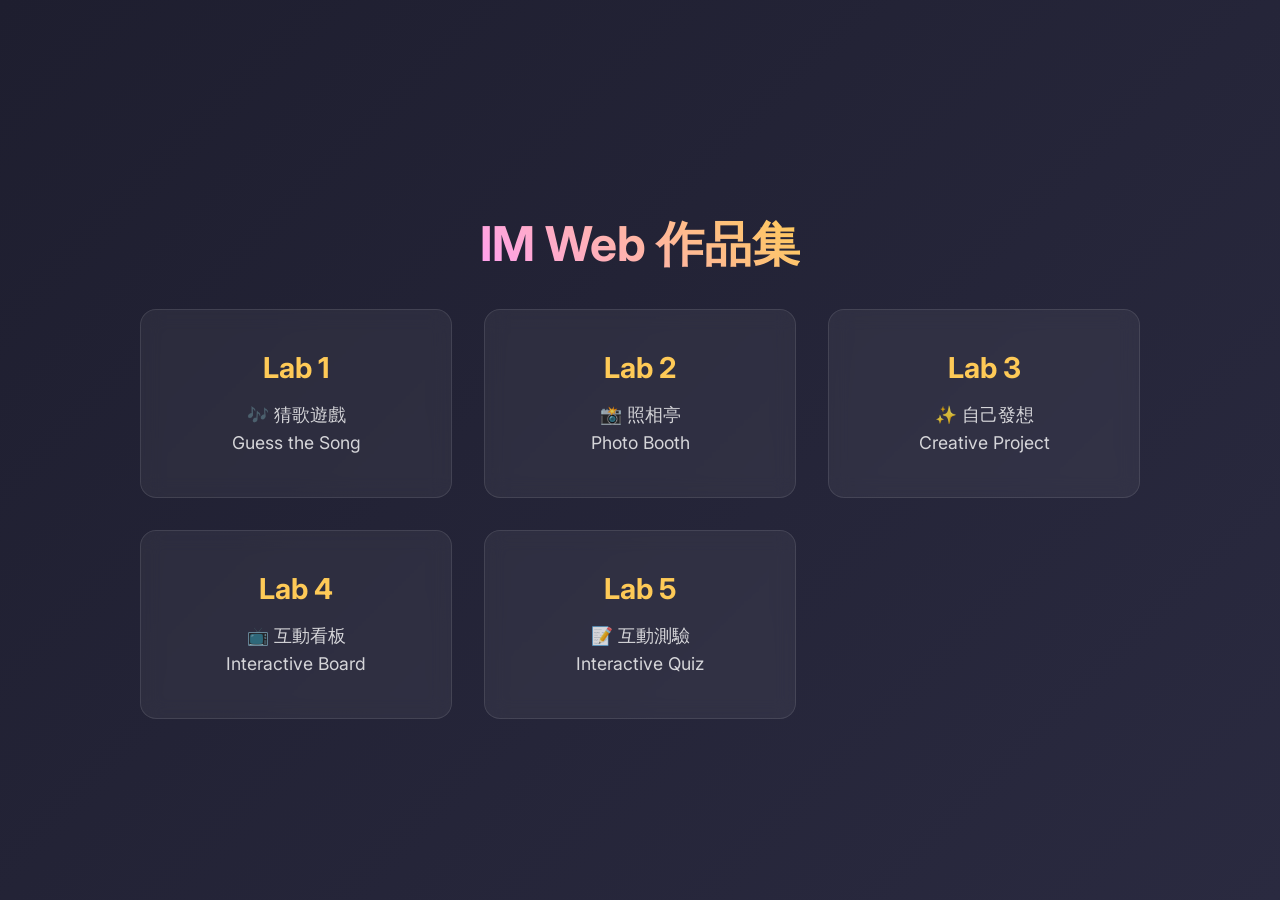
<file: index.html>
<!DOCTYPE html>
<html lang="zh-TW">
<head>
    <meta charset="UTF-8">
    <meta name="viewport" content="width=device-width, initial-scale=1.0">
    <title>IM Web Labs</title>
    <style>
        @import url('https://fonts.googleapis.com/css2?family=Inter:wght@400;600;800&display=swap');
        body {
            margin: 0;
            font-family: 'Inter', sans-serif;
            background: linear-gradient(135deg, #1e1e2f, #2a2a40);
            color: #ffffff;
            min-height: 100vh;
            display: flex;
            flex-direction: column;
            align-items: center;
            justify-content: center;
            padding: 2rem;
            box-sizing: border-box;
        }
        h1 {
            font-size: 3rem;
            margin-bottom: 2rem;
            background: -webkit-linear-gradient(45deg, #ff9ff3, #feca57);
            -webkit-background-clip: text;
            -webkit-text-fill-color: transparent;
        }
        .container {
            display: grid;
            grid-template-columns: repeat(auto-fit, minmax(280px, 1fr));
            gap: 2rem;
            width: 100%;
            max-width: 1000px;
        }
        .card {
            background: rgba(255, 255, 255, 0.05);
            border-radius: 16px;
            padding: 2.5rem 2rem;
            text-align: center;
            text-decoration: none;
            color: inherit;
            border: 1px solid rgba(255, 255, 255, 0.1);
            transition: all 0.3s cubic-bezier(0.25, 0.8, 0.25, 1);
            backdrop-filter: blur(10px);
            display: flex;
            flex-direction: column;
            justify-content: center;
        }
        .card:hover {
            transform: translateY(-10px);
            box-shadow: 0 20px 40px rgba(0,0,0,0.4);
            border-color: rgba(255,255,255,0.3);
            background: rgba(255, 255, 255, 0.1);
        }
        .card h2 {
            margin: 0 0 1rem 0;
            font-size: 1.8rem;
            color: #feca57;
        }
        .card p {
            margin: 0;
            opacity: 0.8;
            line-height: 1.6;
            font-size: 1.1rem;
        }
    </style>
</head>
<body>
    <h1>IM Web 作品集</h1>
    <div class="container">
        <a href="lab1/index.html" class="card">
            <h2>Lab 1</h2>
            <p>🎶 猜歌遊戲<br>Guess the Song</p>
        </a>
        <a href="lab2/index.html" class="card">
            <h2>Lab 2</h2>
            <p>📸 照相亭<br>Photo Booth</p>
        </a>
        <a href="lab3/index.html" class="card">
            <h2>Lab 3</h2>
            <p>✨ 自己發想<br>Creative Project</p>
        </a>
        <a href="lab4/index.html" class="card">
            <h2>Lab 4</h2>
            <p>📺 互動看板<br>Interactive Board</p>
        </a>
        <a href="lab5/index.html" class="card">
            <h2>Lab 5</h2>
            <p>📝 互動測驗<br>Interactive Quiz</p>
        </a>
    </div>
</body>
</html>
</file>
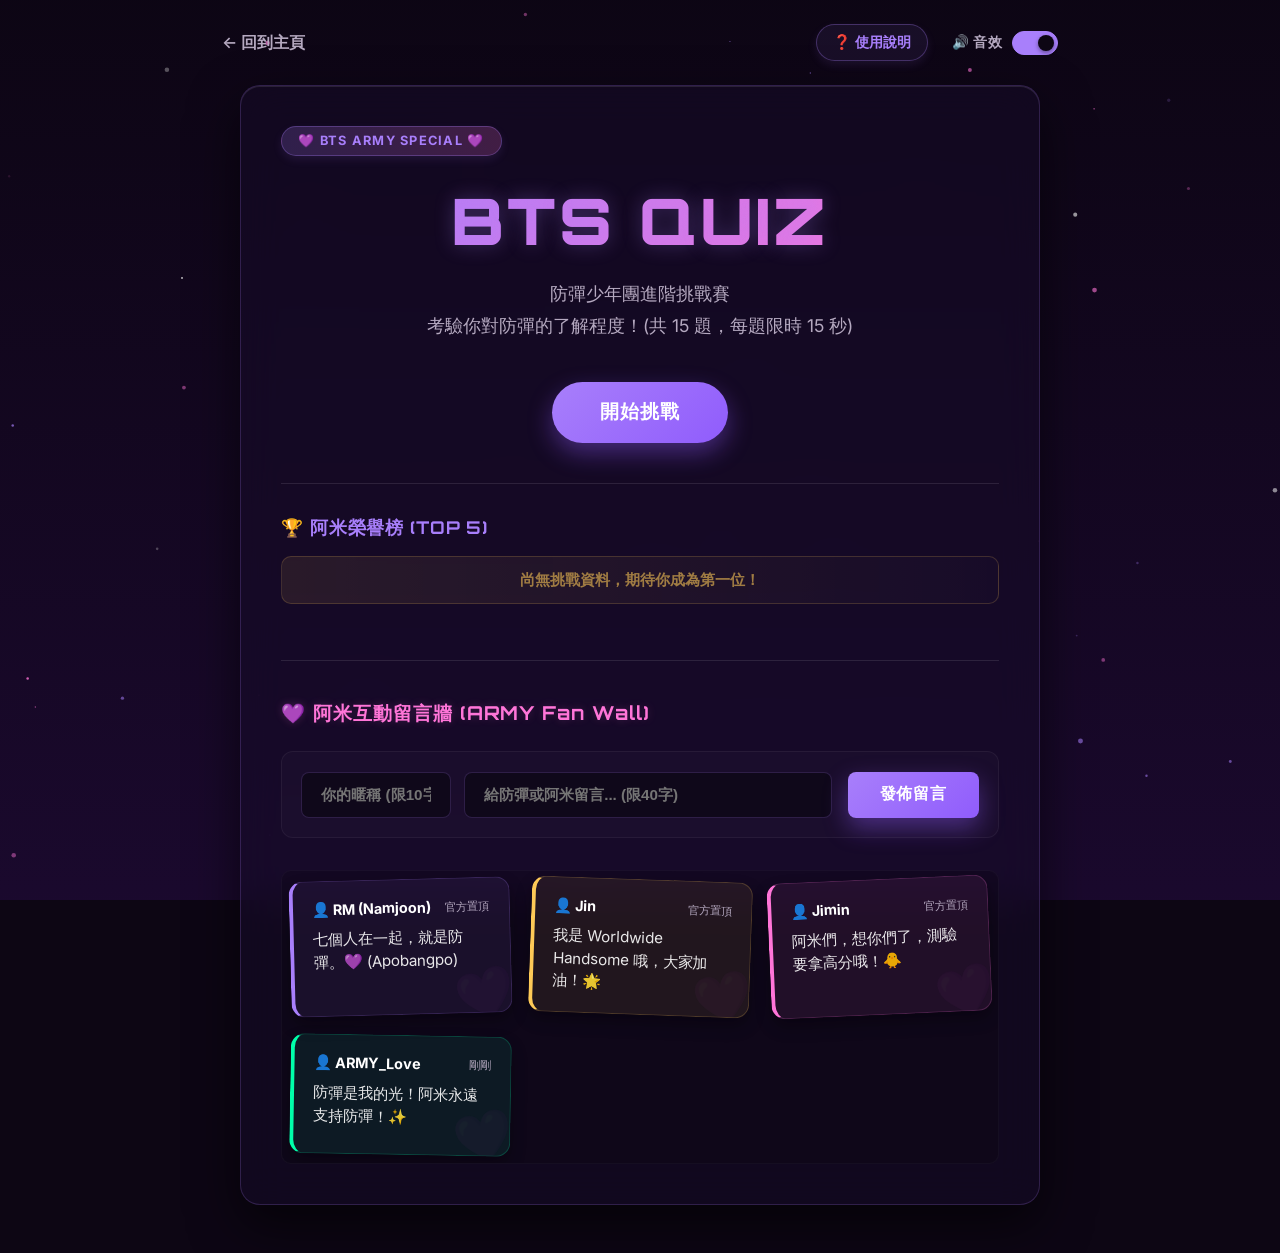
<file: lab5/index.html>
<!DOCTYPE html>
<html lang="zh-TW">
<head>
    <meta charset="UTF-8">
    <meta name="viewport" content="width=device-width, initial-scale=1.0">
    <title>💜 BTS QUIZ - 防彈少年團互動測驗與留言板</title>
    <link rel="stylesheet" href="style.css">
    <link href="https://fonts.googleapis.com/css2?family=Orbitron:wght@400;700;900&family=Inter:wght@400;600;800&display=swap" rel="stylesheet">
</head>
<body>
    <!-- 動態粒子背景 Canvas -->
    <canvas id="particles-canvas"></canvas>
    <!-- 勝利彩帶 Canvas -->
    <canvas id="confetti-canvas"></canvas>

    <!-- 頂部導覽列 -->
    <header class="quiz-header">
        <a href="../index.html" class="back-btn">← 回到主頁</a>
        
        <div class="header-right-controls">
            <!-- 使用說明浮動鈕 -->
            <div class="instructions-wrapper">
                <button id="instructions-btn" class="icon-btn">❓ 使用說明</button>
                <div id="instructions-dropdown" class="instructions-dropdown hidden">
                    <button id="close-instructions-btn" class="close-dropdown-btn" aria-label="關閉使用說明">&times;</button>
                    <h4>💜 網頁使用指南</h4>
                    <p>歡迎光臨防彈與阿米的互動空間！</p>
                    <ul>
                        <li><strong>挑戰測驗</strong>：點擊「開始挑戰」進入 15 題 BTS 知識大問答。</li>
                        <li><strong>限時作答</strong>：每題限時 15 秒，逾時自動判定為答錯並顯示答案。</li>
                        <li><strong>阿米留言板</strong>：首頁下方為留言牆，輸入暱稱與留言內容即可發佈彩色留言貼紙！</li>
                        <li><strong>登錄榮譽榜</strong>：測驗分數達 80 分以上可將暱稱登錄至頂部榮譽榜。</li>
                        <li><strong>音效開關</strong>：點擊「🔊 音效」開關可以開啟/關閉答題的反饋音效。</li>
                    </ul>
                </div>
            </div>

            <!-- 音效開關 -->
            <div class="sound-toggle-wrapper">
                <span class="sound-label">🔊 音效</span>
                <label class="sound-switch">
                    <input type="checkbox" id="sound-toggle" checked>
                    <span class="sound-slider"></span>
                </label>
            </div>
        </div>
    </header>

    <!-- 主容器 -->
    <main class="quiz-container">
        
        <!-- 1. 開始畫面 -->
        <section id="intro-page" class="quiz-card active">
            <span class="theme-tag">💜 BTS ARMY SPECIAL 💜</span>
            <h1 class="purple-glitch" data-text="BTS QUIZ">BTS QUIZ</h1>
            <p class="subtitle">防彈少年團進階挑戰賽<br>考驗你對防彈的了解程度！(共 15 題，每題限時 15 秒)</p>

            <div class="action-row">
                <button id="start-btn" class="btn-quiz-primary">開始挑戰</button>
            </div>

            <!-- 排行榜區塊 -->  
            <div class="leaderboard-section">
                <h3>🏆 阿米榮譽榜 (Top 5)</h3>
                <ol id="leaderboard-list">
                    <!-- 動態載入 -->
                </ol>
            </div>

            <!-- 阿米留言看板區塊 -->
            <div class="message-board-section">
                <h3>💜 阿米互動留言牆 (ARMY Fan Wall)</h3>
                
                <!-- 留言輸入表單 -->
                <form id="message-form" class="message-form">
                    <div class="input-group">
                        <input type="text" id="msg-author" placeholder="你的暱稱 (限10字)" required maxlength="10">
                        <input type="text" id="msg-content" placeholder="給防彈或阿米留言... (限40字)" required maxlength="40">
                    </div>
                    <button type="submit" class="btn-quiz-primary btn-post">發佈留言</button>
                </form>

                <!-- 留言貼紙牆 -->
                <div id="message-wall" class="message-wall">
                    <!-- 動態生成貼紙 -->
                </div>
            </div>
        </section>

        <!-- 2. 測驗畫面 -->
        <section id="quiz-view" class="quiz-card hidden">
            <div class="quiz-header-row">
                <span class="question-progress">第 <span id="current-question-num">1</span> / 15 題</span>
                <span class="running-score-tag">目前積分: <span id="running-score">0</span></span>
            </div>

            <!-- 進度條 -->
            <div class="progress-bar-container">
                <div id="progress-bar-fill"></div>
            </div>

            <!-- 題目區域 -->
            <div class="question-main-box">
                <!-- 圓形計時器 -->
                <div class="timer-container">
                    <svg class="timer-svg" viewBox="0 0 80 80">
                        <circle class="timer-bg" cx="40" cy="40" r="34"></circle>
                        <circle id="timer-fill" class="timer-fill" cx="40" cy="40" r="34"></circle>
                    </svg>
                    <div id="timer-text" class="timer-text">15</div>
                </div>
                <div id="question-text" class="question-text">載入問題中...</div>
            </div>

            <!-- 選項按鈕區 -->
            <div class="options-container">
                <button class="option-btn" data-option="A">
                    <span class="opt-label">A</span>
                    <span class="opt-text">選項 A</span>
                </button>
                <button class="option-btn" data-option="B">
                    <span class="opt-label">B</span>
                    <span class="opt-text">選項 B</span>
                </button>
                <button class="option-btn" data-option="C">
                    <span class="opt-label">C</span>
                    <span class="opt-text">選項 C</span>
                </button>
                <button class="option-btn" data-option="D">
                    <span class="opt-label">D</span>
                    <span class="opt-text">選項 D</span>
                </button>
            </div>
        </section>

        <!-- 3. 結算畫面 -->
        <section id="result-view" class="quiz-card hidden">
            <span class="theme-tag">🎉 挑戰結束</span>
            <h2 class="result-title">測驗結算</h2>

            <div class="score-card">
                <div class="score-label">您的最終得分</div>
                <div class="score-num"><span id="final-score">0</span> <span class="score-max">/ 100</span></div>
                <div id="evaluation-text" class="evaluation-text">測驗結算中...</div>
            </div>

            <!-- 登錄排行表單 -->
            <div id="save-score-section" class="save-score-section hidden">
                <p>恭喜進入前五名！留下你的阿米暱稱吧：</p>
                <form id="save-score-form" class="save-score-form">
                    <input type="text" id="player-name" placeholder="輸入您的暱稱..." required maxlength="10">
                    <button type="submit" class="btn-quiz-primary btn-save">登錄排行</button>
                </form>
            </div>

            <!-- 操作按鈕 -->
            <div class="actions-row">
                <button id="restart-btn" class="btn-quiz-primary">再試一次</button>
                <button id="menu-btn" class="btn-quiz-secondary">返回主畫面</button>
            </div>

            <!-- 錯題檢討區 -->
            <div class="review-section">
                <h3>🔍 錯題與答案檢討</h3>
                <div id="review-list" class="review-list">
                    <!-- 動態載入 -->
                </div>
            </div>
        </section>

    </main>

    <script src="script.js"></script>
</body>
</html>
</file>
<file: lab5/style.css>
/* ---------------------------------------------------------
   Lab 5 - BTS Purple Theme Premium Stylesheet
   --------------------------------------------------------- */

:root {
    --color-bg-dark: #0d0614;
    --color-primary: #a87ffb;
    --color-primary-glow: rgba(168, 127, 251, 0.4);
    --color-secondary: #ff75d8;
    --color-accent-correct: #00ffaa;
    --color-accent-correct-glow: rgba(0, 255, 170, 0.3);
    --color-accent-wrong: #ff477e;
    --color-accent-wrong-glow: rgba(255, 71, 126, 0.3);
    --color-text-bright: #ffffff;
    --color-text-muted: #b5a9c0;
    --font-heading: 'Orbitron', 'Inter', sans-serif;
    --font-body: 'Inter', system-ui, -apple-system, sans-serif;
}

/* 全域基礎設定 */
* {
    box-sizing: border-box;
}

body {
    margin: 0;
    padding: 0;
    font-family: var(--font-body);
    background-color: var(--color-bg-dark);
    color: var(--color-text-bright);
    min-height: 100vh;
    display: flex;
    flex-direction: column;
    overflow-x: hidden;
    position: relative;
}

/* Canvas 粒子背景 */
#particles-canvas {
    position: fixed;
    top: 0;
    left: 0;
    width: 100vw;
    height: 100vh;
    z-index: -2;
    pointer-events: none;
}

/* Canvas 彩帶慶祝 */
#confetti-canvas {
    position: fixed;
    top: 0;
    left: 0;
    width: 100vw;
    height: 100vh;
    z-index: 10;
    pointer-events: none;
}

/* 頂部導覽列 */
.quiz-header {
    width: 100%;
    max-width: 900px;
    margin: 0 auto;
    padding: 1.5rem 2rem;
    display: flex;
    justify-content: space-between;
    align-items: center;
    z-index: 5;
}

.back-btn {
    color: var(--color-text-muted);
    text-decoration: none;
    font-weight: 600;
    font-size: 1rem;
    transition: color 0.3s, transform 0.2s;
    display: flex;
    align-items: center;
    gap: 0.5rem;
}

.back-btn:hover {
    color: var(--color-primary);
    transform: translateX(-3px);
}

/* 右側控制項組合 */
.header-right-controls {
    display: flex;
    align-items: center;
    gap: 1.5rem;
    position: relative;
    z-index: 101;
}

/* 使用說明浮動按鈕 */
.instructions-wrapper {
    position: relative;
}

.icon-btn {
    background: rgba(168, 127, 251, 0.08);
    border: 1px solid rgba(168, 127, 251, 0.3);
    color: var(--color-primary);
    padding: 0.5rem 1rem;
    font-size: 0.9rem;
    font-weight: 700;
    border-radius: 20px;
    cursor: pointer;
    transition: all 0.3s ease;
    box-shadow: 0 4px 10px rgba(168, 127, 251, 0.1);
}

.icon-btn:hover {
    background: var(--color-primary);
    color: var(--color-bg-dark);
    box-shadow: 0 4px 15px var(--color-primary-glow);
}

.icon-btn:active {
    transform: scale(0.95);
}

/* 使用說明下拉框 */
.instructions-dropdown {
    position: absolute;
    top: 45px;
    right: 0;
    width: 320px;
    background: rgba(18, 9, 36, 0.95);
    border: 1px solid rgba(168, 127, 251, 0.3);
    border-radius: 14px;
    padding: 1.2rem;
    box-shadow: 0 10px 30px rgba(0, 0, 0, 0.7),
                0 0 15px rgba(168, 127, 251, 0.1);
    backdrop-filter: blur(15px);
    -webkit-backdrop-filter: blur(15px);
    z-index: 102;
    animation: fadeInDown 0.3s cubic-bezier(0.16, 1, 0.3, 1) forwards;
}

.close-dropdown-btn {
    position: absolute;
    top: 10px;
    right: 12px;
    background: transparent;
    border: none;
    color: var(--color-text-muted);
    font-size: 1.25rem;
    font-weight: bold;
    cursor: pointer;
    line-height: 1;
    padding: 4px;
    transition: color 0.2s, transform 0.2s;
}

.close-dropdown-btn:hover {
    color: var(--color-accent-wrong);
    transform: scale(1.1);
}

@keyframes fadeInDown {
    from {
        opacity: 0;
        transform: translateY(-10px);
    }
    to {
        opacity: 1;
        transform: translateY(0);
    }
}

.instructions-dropdown h4 {
    margin: 0 0 0.6rem 0;
    font-size: 1.05rem;
    color: var(--color-secondary);
    font-family: var(--font-heading);
    border-bottom: 1px solid rgba(255, 255, 255, 0.1);
    padding-bottom: 0.4rem;
}

.instructions-dropdown p {
    margin: 0 0 0.8rem 0;
    font-size: 0.85rem;
    color: var(--color-text-muted);
    line-height: 1.4;
}

.instructions-dropdown ul {
    margin: 0;
    padding-left: 1.2rem;
    font-size: 0.8rem;
    color: var(--color-text-bright);
}

.instructions-dropdown li {
    margin-bottom: 0.6rem;
    line-height: 1.5;
}

.instructions-dropdown li strong {
    color: var(--color-primary);
}

/* 音效開關 */
.sound-toggle-wrapper {
    display: flex;
    align-items: center;
    gap: 0.6rem;
}

.sound-label {
    font-size: 0.85rem;
    font-weight: 600;
    color: var(--color-text-muted);
    letter-spacing: 0.05em;
}

.sound-switch {
    position: relative;
    display: inline-block;
    width: 46px;
    height: 24px;
}

.sound-switch input {
    opacity: 0;
    width: 0;
    height: 0;
}

.sound-slider {
    position: absolute;
    cursor: pointer;
    top: 0;
    left: 0;
    right: 0;
    bottom: 0;
    background-color: rgba(255, 255, 255, 0.1);
    border: 1px solid rgba(255, 255, 255, 0.15);
    border-radius: 34px;
    transition: 0.3s cubic-bezier(0.4, 0, 0.2, 1);
}

.sound-slider:before {
    position: absolute;
    content: "";
    height: 16px;
    width: 16px;
    left: 3px;
    bottom: 3px;
    background-color: var(--color-text-bright);
    border-radius: 50%;
    transition: 0.3s cubic-bezier(0.4, 0, 0.2, 1);
    box-shadow: 0 2px 4px rgba(0, 0, 0, 0.4);
}

.sound-switch input:checked + .sound-slider {
    background-color: var(--color-primary);
    border-color: var(--color-primary);
}

.sound-switch input:checked + .sound-slider:before {
    transform: translateX(22px);
    background-color: var(--color-bg-dark);
}

/* 主容器 */
.quiz-container {
    flex: 1;
    display: flex;
    justify-content: center;
    align-items: center;
    padding: 0 1.5rem 3rem 1.5rem;
    z-index: 2;
}

/* 玻璃擬態卡片 */
.quiz-card {
    background: rgba(22, 11, 41, 0.55);
    border: 1px solid rgba(168, 127, 251, 0.2);
    backdrop-filter: blur(20px);
    -webkit-backdrop-filter: blur(20px);
    border-radius: 20px;
    padding: 2.5rem;
    width: 100%;
    max-width: 800px;
    box-shadow: 0 20px 50px rgba(0, 0, 0, 0.6),
                inset 0 1px 0 rgba(255, 255, 255, 0.1);
    position: relative;
    transform-style: preserve-3d;
    perspective: 1000px;
    transition: transform 0.5s ease;
}

.quiz-card.hidden,
.hidden {
    display: none !important;
}

.quiz-card.active {
    display: block;
    animation: fadeInUp 0.6s cubic-bezier(0.16, 1, 0.3, 1) forwards;
}

@keyframes fadeInUp {
    from {
        opacity: 0;
        transform: translateY(30px) scale(0.98);
    }
    to {
        opacity: 1;
        transform: translateY(0) scale(1);
    }
}

/* 標籤小標 */
.theme-tag {
    display: inline-block;
    background: linear-gradient(90deg, rgba(168, 127, 251, 0.2), rgba(255, 117, 216, 0.2));
    border: 1px solid rgba(168, 127, 251, 0.3);
    color: var(--color-primary);
    font-size: 0.8rem;
    font-weight: 700;
    padding: 0.4rem 1rem;
    border-radius: 50px;
    margin-bottom: 1.5rem;
    text-transform: uppercase;
    letter-spacing: 0.1em;
    box-shadow: 0 4px 10px rgba(168, 127, 251, 0.1);
}

/* 標題與副標 */
.purple-glitch {
    font-family: var(--font-heading);
    font-size: 4rem;
    font-weight: 900;
    margin: 0 0 1rem 0;
    text-align: center;
    background: linear-gradient(135deg, var(--color-primary), var(--color-secondary));
    -webkit-background-clip: text;
    -webkit-text-fill-color: transparent;
    position: relative;
    letter-spacing: 0.05em;
    text-shadow: 0 0 20px rgba(168, 127, 251, 0.3);
}

.subtitle {
    font-size: 1.1rem;
    color: var(--color-text-muted);
    text-align: center;
    line-height: 1.8;
    margin-bottom: 2.5rem;
}

/* 按鈕樣式 */
.action-row {
    display: flex;
    justify-content: center;
    margin-bottom: 2.5rem;
}

.btn-quiz-primary {
    background: linear-gradient(135deg, var(--color-primary), #905cfc);
    color: var(--color-text-bright);
    border: none;
    padding: 1.1rem 3rem;
    font-size: 1.2rem;
    font-weight: 800;
    border-radius: 50px;
    cursor: pointer;
    box-shadow: 0 10px 25px rgba(144, 92, 252, 0.4),
                0 0 0 0px rgba(168, 127, 251, 0.4);
    transition: all 0.3s cubic-bezier(0.175, 0.885, 0.32, 1.275);
    letter-spacing: 0.05em;
}

.btn-quiz-primary:hover {
    transform: translateY(-4px);
    box-shadow: 0 15px 30px rgba(144, 92, 252, 0.5),
                0 0 20px var(--color-primary-glow);
}

.btn-quiz-primary:active {
    transform: translateY(-1px);
    box-shadow: 0 8px 15px rgba(144, 92, 252, 0.4);
}

.btn-quiz-secondary {
    background: transparent;
    color: var(--color-primary);
    border: 2px solid var(--color-primary);
    padding: 1rem 2.5rem;
    font-size: 1.1rem;
    font-weight: 700;
    border-radius: 50px;
    cursor: pointer;
    transition: all 0.3s cubic-bezier(0.175, 0.885, 0.32, 1.275);
}

.btn-quiz-secondary:hover {
    background: rgba(168, 127, 251, 0.1);
    color: var(--color-text-bright);
    transform: translateY(-2px);
    box-shadow: 0 5px 15px rgba(168, 127, 251, 0.2);
}

/* 排行榜區塊 */
.leaderboard-section {
    border-top: 1px solid rgba(255, 255, 255, 0.1);
    padding-top: 2rem;
}

.leaderboard-section h3 {
    font-family: var(--font-heading);
    font-size: 1.1rem;
    margin: 0 0 1rem 0;
    color: var(--color-primary);
    text-transform: uppercase;
    letter-spacing: 0.05em;
}

.leaderboard-section ol {
    margin: 0;
    padding: 0;
    list-style: none;
}

.leaderboard-section li {
    display: flex;
    justify-content: space-between;
    padding: 0.8rem 1.2rem;
    background: rgba(255, 255, 255, 0.03);
    border-radius: 10px;
    margin-bottom: 0.5rem;
    border: 1px solid rgba(255, 255, 255, 0.05);
    font-size: 0.95rem;
    font-weight: 600;
}

.leaderboard-section li:first-child {
    background: linear-gradient(90deg, rgba(254, 202, 87, 0.15), rgba(255, 255, 255, 0.02));
    border-color: rgba(254, 202, 87, 0.3);
    color: #feca57;
}

.leaderboard-section li:nth-child(2) {
    background: linear-gradient(90deg, rgba(224, 224, 224, 0.12), rgba(255, 255, 255, 0.02));
    border-color: rgba(224, 224, 224, 0.25);
    color: #e0e0e0;
}

.leaderboard-section li:nth-child(3) {
    background: linear-gradient(90deg, rgba(244, 164, 96, 0.1), rgba(255, 255, 255, 0.02));
    border-color: rgba(244, 164, 96, 0.2);
    color: #f4a460;
}

/* 2. 測驗畫面內容 */
.quiz-header-row {
    display: flex;
    justify-content: space-between;
    align-items: center;
    font-weight: 700;
    font-size: 1rem;
    margin-bottom: 0.8rem;
}

.question-progress {
    color: var(--color-primary);
}

.running-score-tag {
    background: rgba(255, 255, 255, 0.07);
    padding: 0.3rem 0.8rem;
    border-radius: 50px;
    border: 1px solid rgba(255, 255, 255, 0.08);
}

/* 進度條 */
.progress-bar-container {
    width: 100%;
    height: 8px;
    background: rgba(255, 255, 255, 0.08);
    border-radius: 10px;
    overflow: hidden;
    margin-bottom: 2.5rem;
}

#progress-bar-fill {
    height: 100%;
    width: 0%;
    background: linear-gradient(90deg, var(--color-primary), var(--color-secondary));
    border-radius: 10px;
    transition: width 0.4s ease;
    box-shadow: 0 0 10px var(--color-primary);
}

/* 題目與圓形計時器區域 */
.question-main-box {
    display: flex;
    align-items: center;
    gap: 2rem;
    margin-bottom: 2.5rem;
    background: rgba(255, 255, 255, 0.03);
    padding: 2rem;
    border-radius: 15px;
    border: 1px solid rgba(255, 255, 255, 0.05);
}

/* 計時器容器 */
.timer-container {
    position: relative;
    width: 80px;
    height: 80px;
    flex-shrink: 0;
}

.timer-svg {
    width: 80px;
    height: 80px;
    transform: rotate(-90deg);
}

.timer-bg {
    fill: none;
    stroke: rgba(255, 255, 255, 0.08);
    stroke-width: 6;
}

.timer-fill {
    fill: none;
    stroke: var(--color-primary);
    stroke-width: 6;
    stroke-linecap: round;
    stroke-dasharray: 213.62; /* 2 * PI * 34 */
    stroke-dashoffset: 0;
    transition: stroke-dashoffset 1s linear, stroke 0.3s ease;
}

.timer-fill.warning {
    stroke: var(--color-accent-wrong);
    filter: drop-shadow(0 0 5px var(--color-accent-wrong));
}

.timer-text {
    position: absolute;
    top: 50%;
    left: 50%;
    transform: translate(-50%, -50%);
    font-family: var(--font-heading);
    font-size: 1.4rem;
    font-weight: 700;
    color: var(--color-text-bright);
}

.question-text {
    font-size: 1.3rem;
    font-weight: 700;
    line-height: 1.6;
    color: var(--color-text-bright);
}

/* 選項按鈕區 */
.options-container {
    display: grid;
    grid-template-columns: 1fr 1fr;
    gap: 1.2rem;
}

.option-btn {
    background: rgba(255, 255, 255, 0.05);
    border: 1px solid rgba(255, 255, 255, 0.1);
    border-radius: 12px;
    padding: 1.2rem 1.5rem;
    text-align: left;
    cursor: pointer;
    transition: all 0.25s cubic-bezier(0.2, 1, 0.3, 1);
    display: flex;
    align-items: center;
    gap: 1rem;
    color: var(--color-text-bright);
}

.option-btn:hover:not(:disabled) {
    background: rgba(168, 127, 251, 0.12);
    border-color: var(--color-primary);
    transform: translateY(-2px);
    box-shadow: 0 5px 15px rgba(168, 127, 251, 0.15);
}

.option-btn:active:not(:disabled) {
    transform: translateY(0);
}

.option-btn:disabled {
    cursor: not-allowed;
}

.opt-label {
    font-family: var(--font-heading);
    font-size: 1.2rem;
    font-weight: 800;
    color: var(--color-primary);
    background: rgba(168, 127, 251, 0.15);
    width: 32px;
    height: 32px;
    display: flex;
    justify-content: center;
    align-items: center;
    border-radius: 8px;
    flex-shrink: 0;
    transition: all 0.25s ease;
}

.option-btn:hover:not(:disabled) .opt-label {
    background: var(--color-primary);
    color: var(--color-bg-dark);
}

.opt-text {
    font-size: 1.05rem;
    font-weight: 600;
    line-height: 1.4;
}

/* 答對答錯狀態樣式 */
.option-btn.correct {
    background: rgba(0, 255, 170, 0.1) !important;
    border-color: var(--color-accent-correct) !important;
    box-shadow: 0 0 15px var(--color-accent-correct-glow) !important;
}

.option-btn.correct .opt-label {
    background: var(--color-accent-correct) !important;
    color: var(--color-bg-dark) !important;
}

.option-btn.wrong {
    background: rgba(ff, 71, 126, 0.1) !important;
    border-color: var(--color-accent-wrong) !important;
    box-shadow: 0 0 15px var(--color-accent-wrong-glow) !important;
}

.option-btn.wrong .opt-label {
    background: var(--color-accent-wrong) !important;
    color: var(--color-text-bright) !important;
}

/* 3. 結算畫面內容 */
.result-title {
    font-family: var(--font-heading);
    font-size: 2.2rem;
    font-weight: 800;
    text-align: center;
    margin: 0 0 2rem 0;
    color: var(--color-text-bright);
}

.score-card {
    text-align: center;
    background: rgba(255, 255, 255, 0.03);
    border: 1px solid rgba(255, 255, 255, 0.05);
    border-radius: 15px;
    padding: 2rem;
    margin-bottom: 2rem;
}

.score-label {
    font-size: 1rem;
    color: var(--color-text-muted);
    font-weight: 700;
    letter-spacing: 0.05em;
    margin-bottom: 0.5rem;
}

.score-num {
    font-family: var(--font-heading);
    font-size: 4rem;
    font-weight: 900;
    color: var(--color-secondary);
    text-shadow: 0 0 25px rgba(255, 117, 216, 0.4);
    margin-bottom: 0.8rem;
}

.score-max {
    font-size: 1.5rem;
    font-weight: 700;
    color: var(--color-text-muted);
}

.evaluation-text {
    font-size: 1.15rem;
    font-weight: 700;
    color: var(--color-primary);
}

/* 登錄排行區塊 */
.save-score-section {
    background: rgba(168, 127, 251, 0.06);
    border: 1px solid rgba(168, 127, 251, 0.2);
    border-radius: 12px;
    padding: 1.5rem;
    margin-bottom: 2.5rem;
    text-align: center;
}

.save-score-section p {
    margin: 0 0 1rem 0;
    font-weight: 700;
    font-size: 1rem;
    color: var(--color-text-bright);
}

.save-score-form {
    display: flex;
    gap: 0.8rem;
    justify-content: center;
}

.save-score-form input {
    background: rgba(0, 0, 0, 0.3);
    border: 1px solid rgba(168, 127, 251, 0.3);
    border-radius: 50px;
    padding: 0.8rem 1.5rem;
    color: var(--color-text-bright);
    font-size: 1rem;
    font-weight: 600;
    outline: none;
    width: 100%;
    max-width: 280px;
    transition: all 0.3s ease;
}

.save-score-form input:focus {
    border-color: var(--color-primary);
    box-shadow: 0 0 10px rgba(168, 127, 251, 0.2);
}

.save-score-form .btn-save {
    padding: 0.8rem 1.8rem;
    font-size: 1rem;
}

/* 結算頁面操作按鈕 */
.actions-row {
    display: flex;
    justify-content: center;
    gap: 1.5rem;
    margin-bottom: 3rem;
}

/* 錯題檢討區 */
.review-section {
    border-top: 1px solid rgba(255, 255, 255, 0.1);
    padding-top: 2rem;
}

.review-section h3 {
    font-family: var(--font-heading);
    font-size: 1.1rem;
    color: var(--color-primary);
    margin: 0 0 1.2rem 0;
    letter-spacing: 0.05em;
}

.review-list {
    max-height: 320px;
    overflow-y: auto;
    padding-right: 0.5rem;
}

/* 自訂捲軸樣式 */
.review-list::-webkit-scrollbar {
    width: 6px;
}

.review-list::-webkit-scrollbar-track {
    background: rgba(255, 255, 255, 0.02);
    border-radius: 10px;
}

.review-list::-webkit-scrollbar-thumb {
    background: rgba(168, 127, 251, 0.25);
    border-radius: 10px;
}

.review-list::-webkit-scrollbar-thumb:hover {
    background: rgba(168, 127, 251, 0.45);
}

.review-item {
    background: rgba(255, 255, 255, 0.02);
    border: 1px solid rgba(255, 255, 255, 0.05);
    border-radius: 12px;
    padding: 1.2rem;
    margin-bottom: 0.8rem;
}

.review-item.is-correct {
    border-left: 4px solid var(--color-accent-correct);
}

.review-item.is-incorrect {
    border-left: 4px solid var(--color-accent-wrong);
}

.review-q {
    font-weight: 700;
    font-size: 1rem;
    line-height: 1.5;
    margin-bottom: 0.6rem;
}

.review-answers {
    display: flex;
    gap: 1rem;
    font-size: 0.9rem;
    font-weight: 600;
}

.review-user-ans {
    color: var(--color-text-muted);
}

.review-user-ans span.wrong-text {
    color: var(--color-accent-wrong);
    font-weight: 700;
}

.review-user-ans span.correct-text {
    color: var(--color-accent-correct);
    font-weight: 700;
}

.review-correct-ans {
    color: var(--color-accent-correct);
}

/* 響應式佈局 (Mobile) */
@media (max-width: 650px) {
    .quiz-header {
        padding: 1rem 1.2rem;
    }
    
    .quiz-card {
        padding: 1.5rem;
    }
    
    .purple-glitch {
        font-size: 2.8rem;
    }
    
    .subtitle {
        font-size: 0.95rem;
        margin-bottom: 1.8rem;
    }
    
    .question-main-box {
        flex-direction: column;
        align-items: center;
        gap: 1.2rem;
        padding: 1.2rem;
        text-align: center;
    }
    
    .question-text {
        font-size: 1.15rem;
    }
    
    .options-container {
        grid-template-columns: 1fr;
        gap: 0.8rem;
    }
    
    .option-btn {
        padding: 1rem;
    }
    
    .opt-text {
        font-size: 0.95rem;
    }
    
    .actions-row {
        flex-direction: column;
        gap: 0.8rem;
    }
    
    .btn-quiz-primary, .btn-quiz-secondary {
        width: 100%;
        padding: 0.9rem 1.5rem;
        font-size: 1.05rem;
    }
    
    .save-score-form {
        flex-direction: column;
        align-items: center;
        gap: 0.8rem;
    }
    
    .save-score-form input {
        max-width: 100%;
    }
    
    .header-right-controls {
        gap: 0.8rem;
    }
    
    .instructions-dropdown {
        right: -50px;
        width: 280px;
    }
    
    .message-form .input-group {
        flex-direction: column;
    }
    
    #msg-author {
        width: 100%;
    }
}

/* =========================================================
   留言板樣式
   ========================================================= */
.message-board-section {
    border-top: 1px solid rgba(255, 255, 255, 0.1);
    padding-top: 2.5rem;
    margin-top: 3.5rem;
    text-align: left;
}

.message-board-section h3 {
    font-family: var(--font-heading);
    font-size: 1.2rem;
    color: var(--color-secondary);
    margin: 0 0 1.5rem 0;
    letter-spacing: 0.05em;
    text-shadow: 0 0 10px rgba(255, 117, 216, 0.2);
}

.message-form {
    display: flex;
    flex-wrap: wrap;
    gap: 1rem;
    margin-bottom: 2rem;
    background: rgba(255, 255, 255, 0.02);
    border: 1px solid rgba(255, 255, 255, 0.05);
    padding: 1.2rem;
    border-radius: 12px;
}

.message-form .input-group {
    display: flex;
    gap: 0.8rem;
    flex: 1;
    min-width: 280px;
}

.message-form input {
    background: rgba(0, 0, 0, 0.4);
    border: 1px solid rgba(168, 127, 251, 0.2);
    color: var(--color-text-bright);
    font-size: 0.95rem;
    font-weight: 600;
    padding: 0.8rem 1.2rem;
    border-radius: 8px;
    outline: none;
    transition: all 0.3s ease;
}

.message-form input:focus {
    border-color: var(--color-primary);
    box-shadow: 0 0 8px rgba(168, 127, 251, 0.2);
}

#msg-author {
    width: 150px;
    flex-shrink: 0;
}

#msg-content {
    flex: 1;
}

.btn-post {
    padding: 0.8rem 2rem;
    font-size: 1rem;
    border-radius: 8px;
    white-space: nowrap;
}

/* 留言貼紙牆面 */
.message-wall {
    display: grid;
    grid-template-columns: repeat(auto-fill, minmax(220px, 1fr));
    gap: 1.2rem;
    max-height: 400px;
    overflow-y: auto;
    padding: 0.5rem;
    border-radius: 10px;
    background: rgba(0, 0, 0, 0.15);
    border: 1px solid rgba(255, 255, 255, 0.03);
}

/* 自訂留言牆捲軸 */
.message-wall::-webkit-scrollbar {
    width: 6px;
}

.message-wall::-webkit-scrollbar-track {
    background: rgba(0, 0, 0, 0.1);
    border-radius: 10px;
}

.message-wall::-webkit-scrollbar-thumb {
    background: rgba(255, 117, 216, 0.25);
    border-radius: 10px;
}

.message-wall::-webkit-scrollbar-thumb:hover {
    background: rgba(255, 117, 216, 0.45);
}

/* 貼紙卡片樣式 */
.message-card {
    padding: 1.2rem;
    border-radius: 14px;
    box-shadow: 0 8px 16px rgba(0, 0, 0, 0.3);
    transition: all 0.3s cubic-bezier(0.175, 0.885, 0.32, 1.275);
    display: flex;
    flex-direction: column;
    justify-content: space-between;
    min-height: 120px;
    position: relative;
    overflow: hidden;
}

.message-card::after {
    content: "💜";
    position: absolute;
    bottom: -10px;
    right: -5px;
    font-size: 3rem;
    opacity: 0.05;
    pointer-events: none;
    transform: rotate(-15deg);
}

.message-card:hover {
    transform: translateY(-5px) scale(1.02);
    box-shadow: 0 12px 24px rgba(0, 0, 0, 0.4);
    z-index: 10;
}

/* 各色系貼紙 */
.message-card.color-purple {
    background: rgba(168, 127, 251, 0.08);
    border: 1px solid rgba(168, 127, 251, 0.2);
    border-left: 4px solid var(--color-primary);
}

.message-card.color-pink {
    background: rgba(255, 117, 216, 0.08);
    border: 1px solid rgba(255, 117, 216, 0.2);
    border-left: 4px solid var(--color-secondary);
}

.message-card.color-cyan {
    background: rgba(0, 255, 170, 0.08);
    border: 1px solid rgba(0, 255, 170, 0.2);
    border-left: 4px solid var(--color-accent-correct);
}

.message-card.color-yellow {
    background: rgba(254, 202, 87, 0.08);
    border: 1px solid rgba(254, 202, 87, 0.2);
    border-left: 4px solid #feca57;
}

.message-card.color-red {
    background: rgba(255, 71, 126, 0.08);
    border: 1px solid rgba(255, 71, 126, 0.2);
    border-left: 4px solid var(--color-accent-wrong);
}

.message-author {
    font-size: 0.9rem;
    font-weight: 700;
    color: var(--color-text-bright);
    margin-bottom: 0.6rem;
    display: flex;
    justify-content: space-between;
    align-items: center;
}

.message-time {
    font-size: 0.7rem;
    font-weight: 500;
    color: var(--color-text-muted);
}

.message-text {
    font-size: 0.95rem;
    line-height: 1.5;
    color: rgba(255, 255, 255, 0.9);
    word-break: break-word;
    flex-grow: 1;
}
</file>
